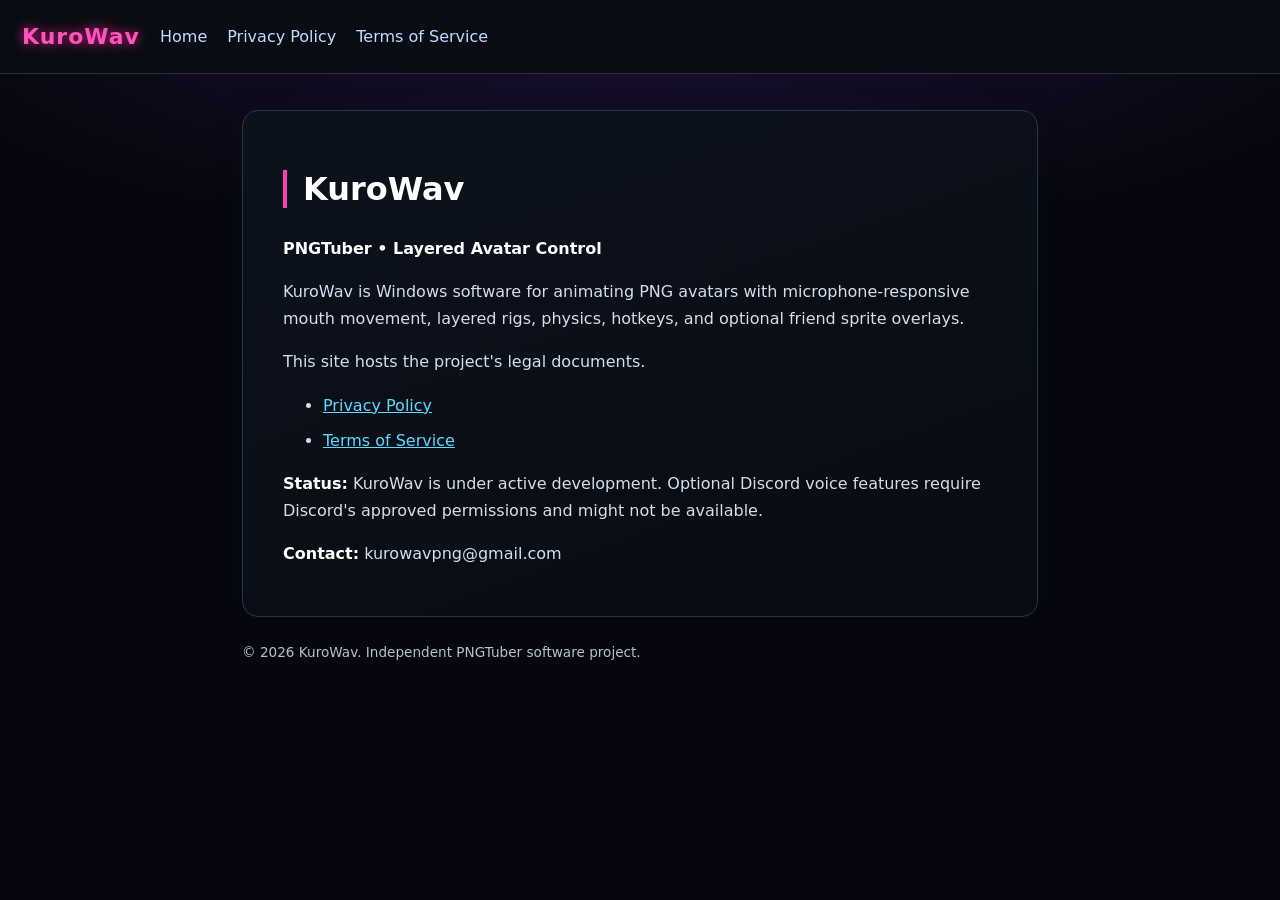
<file: index.html>
<!doctype html><html lang="en"><head><meta charset="utf-8"><meta name="viewport" content="width=device-width,initial-scale=1"><meta name="robots" content="index, follow"><title>Home | KuroWav</title><link rel="stylesheet" href="style.css"></head><body><nav><strong>KuroWav</strong><a href="index.html">Home</a><a href="privacy-policy.html">Privacy Policy</a><a href="terms-of-service.html">Terms of Service</a></nav><main><div .</div><article><h1>KuroWav</h1>
<p><strong>PNGTuber • Layered Avatar Control</strong></p>
<p>KuroWav is Windows software for animating PNG avatars with microphone-responsive mouth movement, layered rigs, physics, hotkeys, and optional friend sprite overlays.</p>
<p>This site hosts the project's legal documents.</p>
<ul>
<li><a href="privacy-policy.html">Privacy Policy</a></li>
<li><a href="terms-of-service.html">Terms of Service</a></li>
</ul>
<p><strong>Status:</strong> KuroWav is under active development. Optional Discord voice features require Discord's approved permissions and might not be available.</p>
<p><strong>Contact:</strong> kurowavpng@gmail.com</p>
</article><footer>© 2026 KuroWav. Independent PNGTuber software project.</footer></main></body></html>
</file>
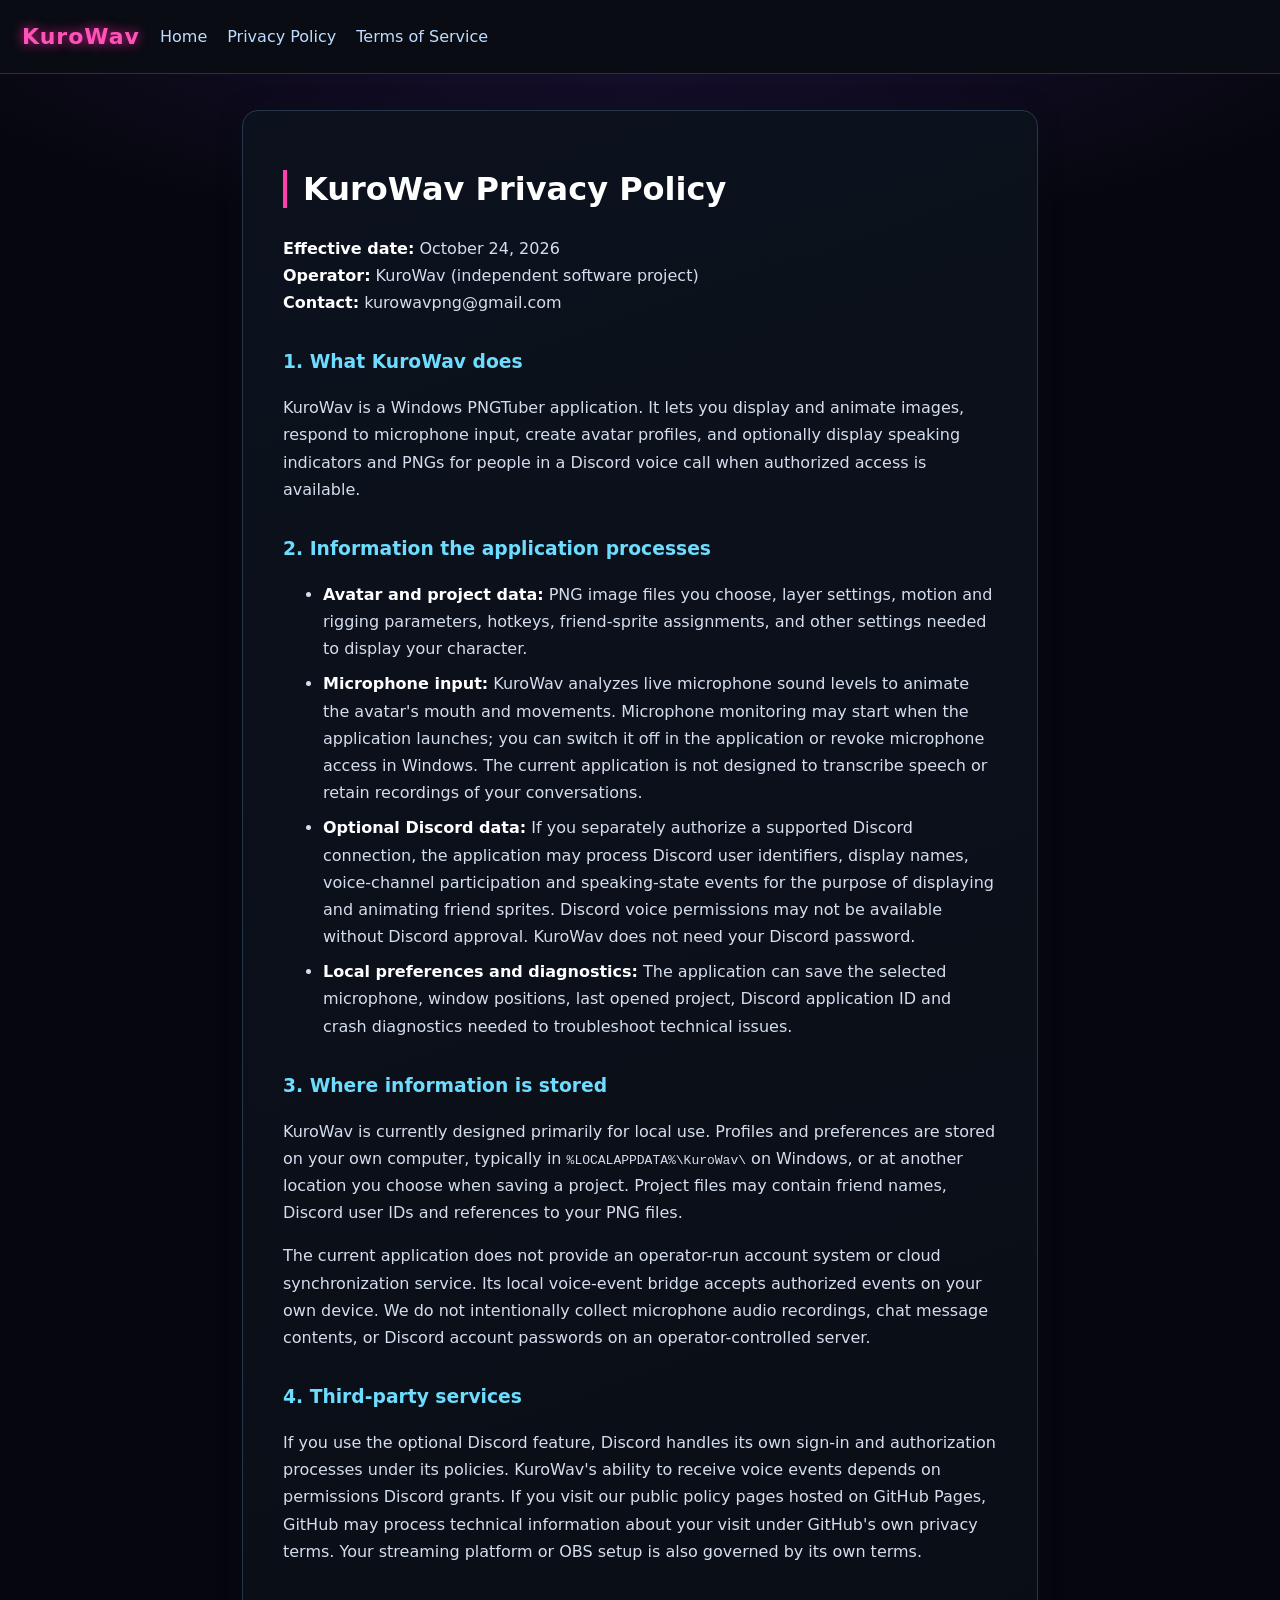
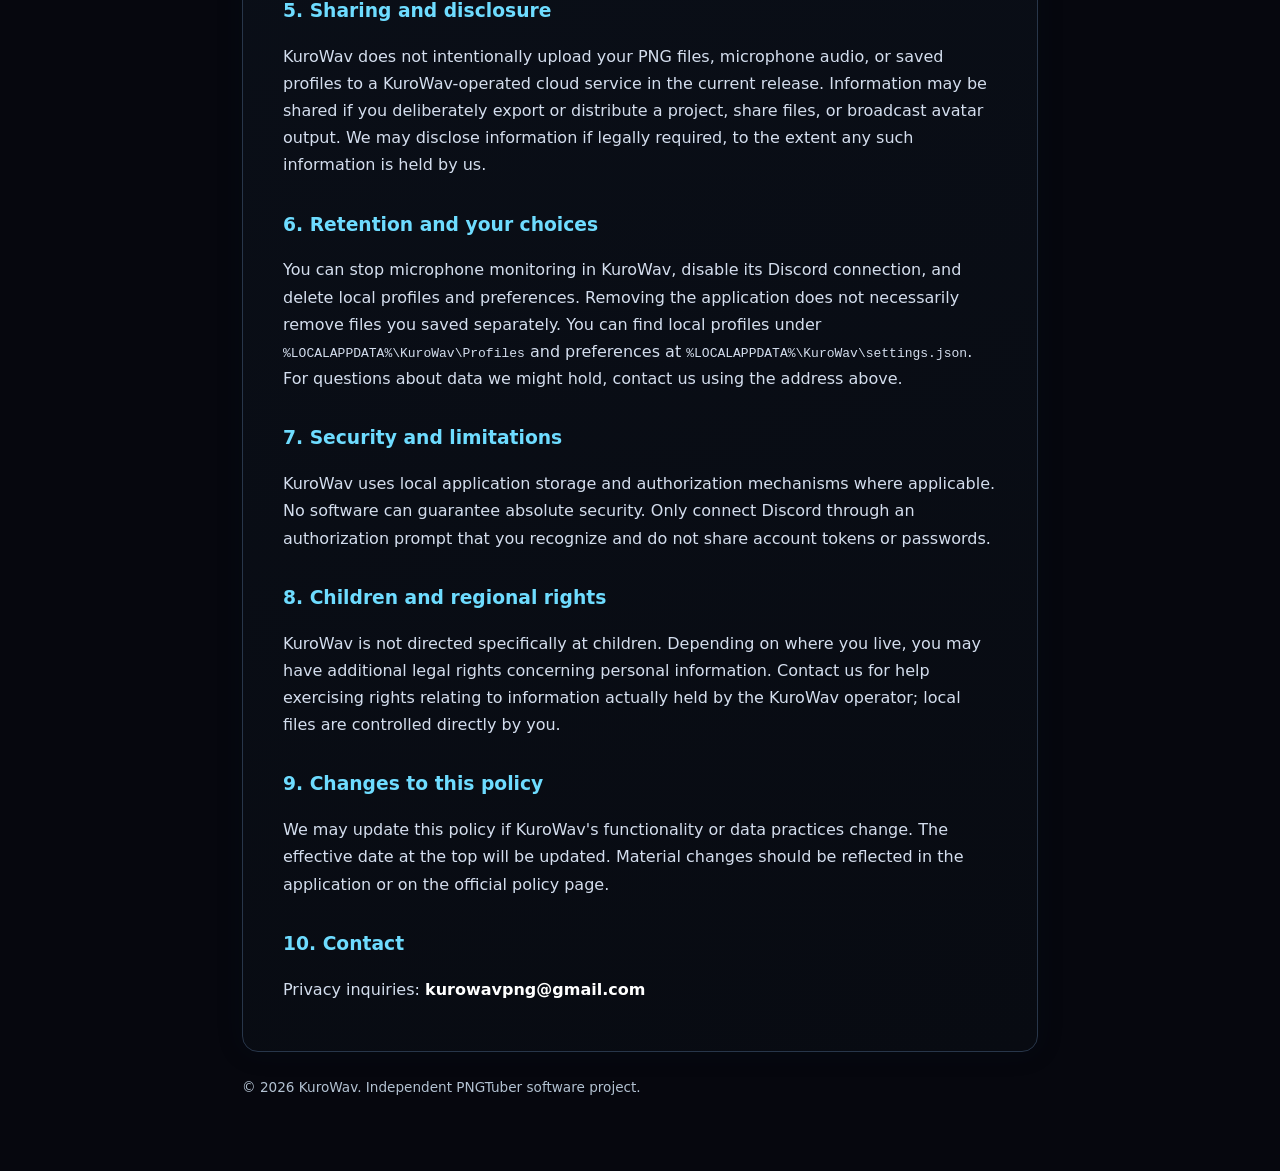
<file: privacy-policy.html>
<!doctype html><html lang="en"><head><meta charset="utf-8"><meta name="viewport" content="width=device-width,initial-scale=1"><meta name="robots" content="index, follow"><title>Privacy Policy | KuroWav</title><link rel="stylesheet" href="style.css"></head><body><nav><strong>KuroWav</strong><a href="index.html">Home</a><a href="privacy-policy.html">Privacy Policy</a><a href="terms-of-service.html">Terms of Service</a></nav><main><div .</div><article><h1>KuroWav Privacy Policy</h1>
<p><strong>Effective date:</strong> October 24, 2026<br />
<strong>Operator:</strong> KuroWav (independent software project)<br />
<strong>Contact:</strong> kurowavpng@gmail.com</p>
<h2>1. What KuroWav does</h2>
<p>KuroWav is a Windows PNGTuber application. It lets you display and animate images, respond to microphone input, create avatar profiles, and optionally display speaking indicators and PNGs for people in a Discord voice call when authorized access is available.</p>
<h2>2. Information the application processes</h2>
<ul>
<li><strong>Avatar and project data:</strong> PNG image files you choose, layer settings, motion and rigging parameters, hotkeys, friend-sprite assignments, and other settings needed to display your character.</li>
<li><strong>Microphone input:</strong> KuroWav analyzes live microphone sound levels to animate the avatar's mouth and movements. Microphone monitoring may start when the application launches; you can switch it off in the application or revoke microphone access in Windows. The current application is not designed to transcribe speech or retain recordings of your conversations.</li>
<li><strong>Optional Discord data:</strong> If you separately authorize a supported Discord connection, the application may process Discord user identifiers, display names, voice-channel participation and speaking-state events for the purpose of displaying and animating friend sprites. Discord voice permissions may not be available without Discord approval. KuroWav does not need your Discord password.</li>
<li><strong>Local preferences and diagnostics:</strong> The application can save the selected microphone, window positions, last opened project, Discord application ID and crash diagnostics needed to troubleshoot technical issues.</li>
</ul>
<h2>3. Where information is stored</h2>
<p>KuroWav is currently designed primarily for local use. Profiles and preferences are stored on your own computer, typically in <code>%LOCALAPPDATA%\KuroWav\</code> on Windows, or at another location you choose when saving a project. Project files may contain friend names, Discord user IDs and references to your PNG files.</p>
<p>The current application does not provide an operator-run account system or cloud synchronization service. Its local voice-event bridge accepts authorized events on your own device. We do not intentionally collect microphone audio recordings, chat message contents, or Discord account passwords on an operator-controlled server.</p>
<h2>4. Third-party services</h2>
<p>If you use the optional Discord feature, Discord handles its own sign-in and authorization processes under its policies. KuroWav's ability to receive voice events depends on permissions Discord grants. If you visit our public policy pages hosted on GitHub Pages, GitHub may process technical information about your visit under GitHub's own privacy terms. Your streaming platform or OBS setup is also governed by its own terms.</p>
<h2>5. Sharing and disclosure</h2>
<p>KuroWav does not intentionally upload your PNG files, microphone audio, or saved profiles to a KuroWav-operated cloud service in the current release. Information may be shared if you deliberately export or distribute a project, share files, or broadcast avatar output. We may disclose information if legally required, to the extent any such information is held by us.</p>
<h2>6. Retention and your choices</h2>
<p>You can stop microphone monitoring in KuroWav, disable its Discord connection, and delete local profiles and preferences. Removing the application does not necessarily remove files you saved separately. You can find local profiles under <code>%LOCALAPPDATA%\KuroWav\Profiles</code> and preferences at <code>%LOCALAPPDATA%\KuroWav\settings.json</code>. For questions about data we might hold, contact us using the address above.</p>
<h2>7. Security and limitations</h2>
<p>KuroWav uses local application storage and authorization mechanisms where applicable. No software can guarantee absolute security. Only connect Discord through an authorization prompt that you recognize and do not share account tokens or passwords.</p>
<h2>8. Children and regional rights</h2>
<p>KuroWav is not directed specifically at children. Depending on where you live, you may have additional legal rights concerning personal information. Contact us for help exercising rights relating to information actually held by the KuroWav operator; local files are controlled directly by you.</p>
<h2>9. Changes to this policy</h2>
<p>We may update this policy if KuroWav's functionality or data practices change. The effective date at the top will be updated. Material changes should be reflected in the application or on the official policy page.</p>
<h2>10. Contact</h2>
<p>Privacy inquiries: <strong>kurowavpng@gmail.com</strong></p>
</article><footer>© 2026 KuroWav. Independent PNGTuber software project.</footer></main></body></html>
</file>
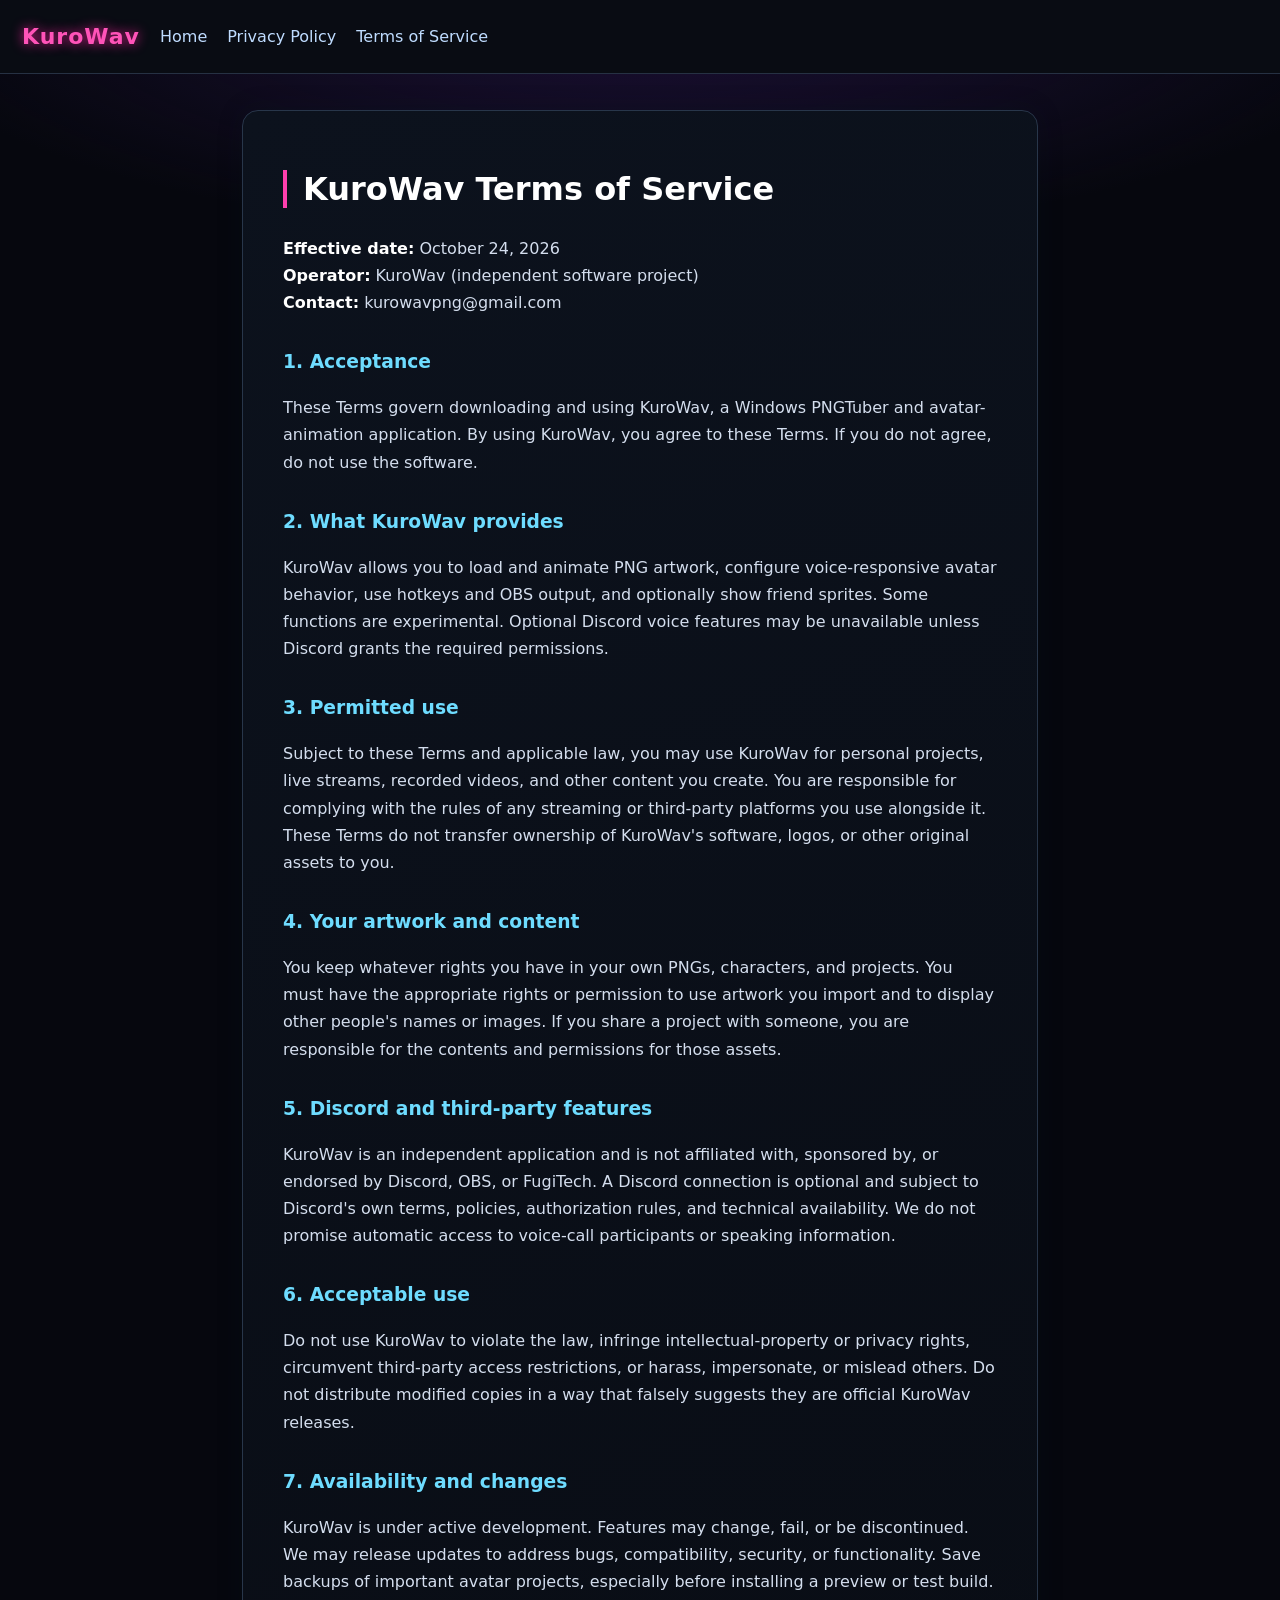
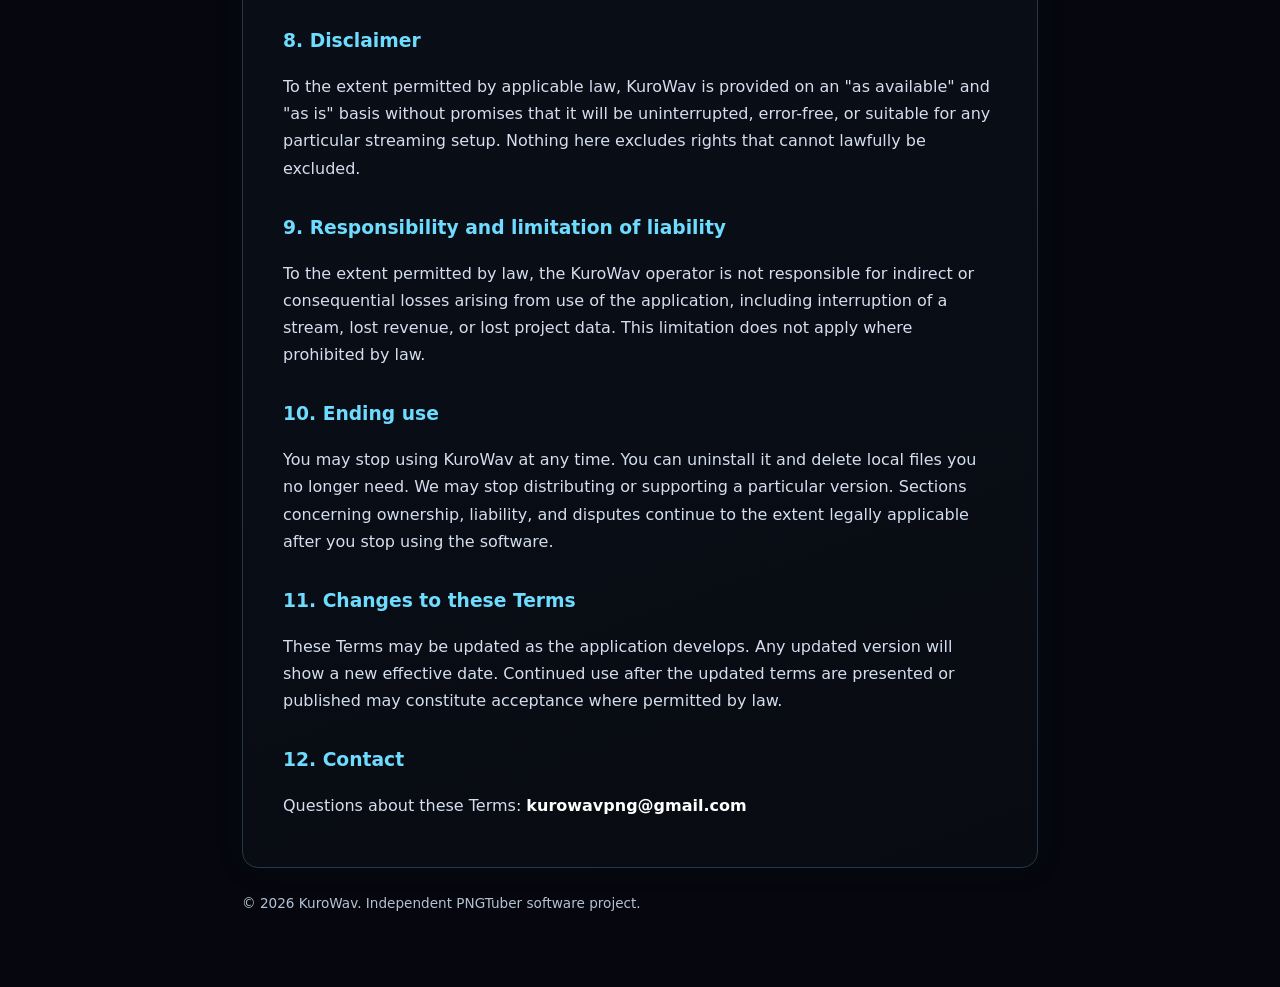
<file: terms-of-service.html>
<!doctype html><html lang="en"><head><meta charset="utf-8"><meta name="viewport" content="width=device-width,initial-scale=1"><meta name="robots" content="index, follow"><title>Terms of Service | KuroWav</title><link rel="stylesheet" href="style.css"></head><body><nav><strong>KuroWav</strong><a href="index.html">Home</a><a href="privacy-policy.html">Privacy Policy</a><a href="terms-of-service.html">Terms of Service</a></nav><main><div .</div><article><h1>KuroWav Terms of Service</h1>
<p><strong>Effective date:</strong> October 24, 2026<br />
<strong>Operator:</strong> KuroWav (independent software project)<br />
<strong>Contact:</strong> kurowavpng@gmail.com</p>
<h2>1. Acceptance</h2>
<p>These Terms govern downloading and using KuroWav, a Windows PNGTuber and avatar-animation application. By using KuroWav, you agree to these Terms. If you do not agree, do not use the software.</p>
<h2>2. What KuroWav provides</h2>
<p>KuroWav allows you to load and animate PNG artwork, configure voice-responsive avatar behavior, use hotkeys and OBS output, and optionally show friend sprites. Some functions are experimental. Optional Discord voice features may be unavailable unless Discord grants the required permissions.</p>
<h2>3. Permitted use</h2>
<p>Subject to these Terms and applicable law, you may use KuroWav for personal projects, live streams, recorded videos, and other content you create. You are responsible for complying with the rules of any streaming or third-party platforms you use alongside it. These Terms do not transfer ownership of KuroWav's software, logos, or other original assets to you.</p>
<h2>4. Your artwork and content</h2>
<p>You keep whatever rights you have in your own PNGs, characters, and projects. You must have the appropriate rights or permission to use artwork you import and to display other people's names or images. If you share a project with someone, you are responsible for the contents and permissions for those assets.</p>
<h2>5. Discord and third-party features</h2>
<p>KuroWav is an independent application and is not affiliated with, sponsored by, or endorsed by Discord, OBS, or FugiTech. A Discord connection is optional and subject to Discord's own terms, policies, authorization rules, and technical availability. We do not promise automatic access to voice-call participants or speaking information.</p>
<h2>6. Acceptable use</h2>
<p>Do not use KuroWav to violate the law, infringe intellectual-property or privacy rights, circumvent third-party access restrictions, or harass, impersonate, or mislead others. Do not distribute modified copies in a way that falsely suggests they are official KuroWav releases.</p>
<h2>7. Availability and changes</h2>
<p>KuroWav is under active development. Features may change, fail, or be discontinued. We may release updates to address bugs, compatibility, security, or functionality. Save backups of important avatar projects, especially before installing a preview or test build.</p>
<h2>8. Disclaimer</h2>
<p>To the extent permitted by applicable law, KuroWav is provided on an &quot;as available&quot; and &quot;as is&quot; basis without promises that it will be uninterrupted, error-free, or suitable for any particular streaming setup. Nothing here excludes rights that cannot lawfully be excluded.</p>
<h2>9. Responsibility and limitation of liability</h2>
<p>To the extent permitted by law, the KuroWav operator is not responsible for indirect or consequential losses arising from use of the application, including interruption of a stream, lost revenue, or lost project data. This limitation does not apply where prohibited by law.</p>
<h2>10. Ending use</h2>
<p>You may stop using KuroWav at any time. You can uninstall it and delete local files you no longer need. We may stop distributing or supporting a particular version. Sections concerning ownership, liability, and disputes continue to the extent legally applicable after you stop using the software.</p>
<h2>11. Changes to these Terms</h2>
<p>These Terms may be updated as the application develops. Any updated version will show a new effective date. Continued use after the updated terms are presented or published may constitute acceptance where permitted by law.</p>
<h2>12. Contact</h2>
<p>Questions about these Terms: <strong>kurowavpng@gmail.com</strong></p>
</article><footer>© 2026 KuroWav. Independent PNGTuber software project.</footer></main></body></html>
</file>
<file: style.css>
:root{color-scheme:dark;--bg:#06070e;--panel:#0c1119;--text:#f1f4fb;--muted:#b3c2d2;--pink:#ff3fae;--blue:#28c8ff}
*{box-sizing:border-box}html{font-family:system-ui,-apple-system,Segoe UI,Arial,sans-serif;background:var(--bg);color:var(--text);line-height:1.7}body{margin:0;background:radial-gradient(ellipse 60% 240px at 50% 0,#1c1036,transparent),var(--bg)}main{max-width:840px;margin:36px auto 72px;padding:0 22px}nav{padding:18px 22px;display:flex;gap:20px;align-items:center;border-bottom:1px solid #263143;background:#090c13}nav strong{font-size:22px;letter-spacing:1px;color:#ff53b8;text-shadow:0 0 12px #e41f91}nav a{color:#bfdcff;text-decoration:none}nav a:hover{color:#ff6bc1}article{background:linear-gradient(160deg,#0c121d,#080b12);border:1px solid #28364a;border-radius:16px;padding:32px 40px;box-shadow:0 0 26px #061c2630}h1{font-size:2rem;line-height:1.2;color:#fff;border-left:4px solid var(--pink);padding-left:16px}h2{font-size:1.17rem;color:#6edcff;margin-top:30px}a{color:#61d9ff}p,li{color:#d4deee}li{margin-bottom:8px}strong{color:#fff}footer{font-size:0.85rem;color:var(--muted);margin-top:24px}.warning{border:1px solid var(--pink);border-radius:10px;padding:12px 16px;color:#ffb8e0;background:#291124;margin-bottom:20px;font-size:.92rem}@media(max-width:650px){nav{flex-wrap:wrap;font-size:.85rem;gap:12px}article{padding:20px}main{margin-top:18px}}
</file>
